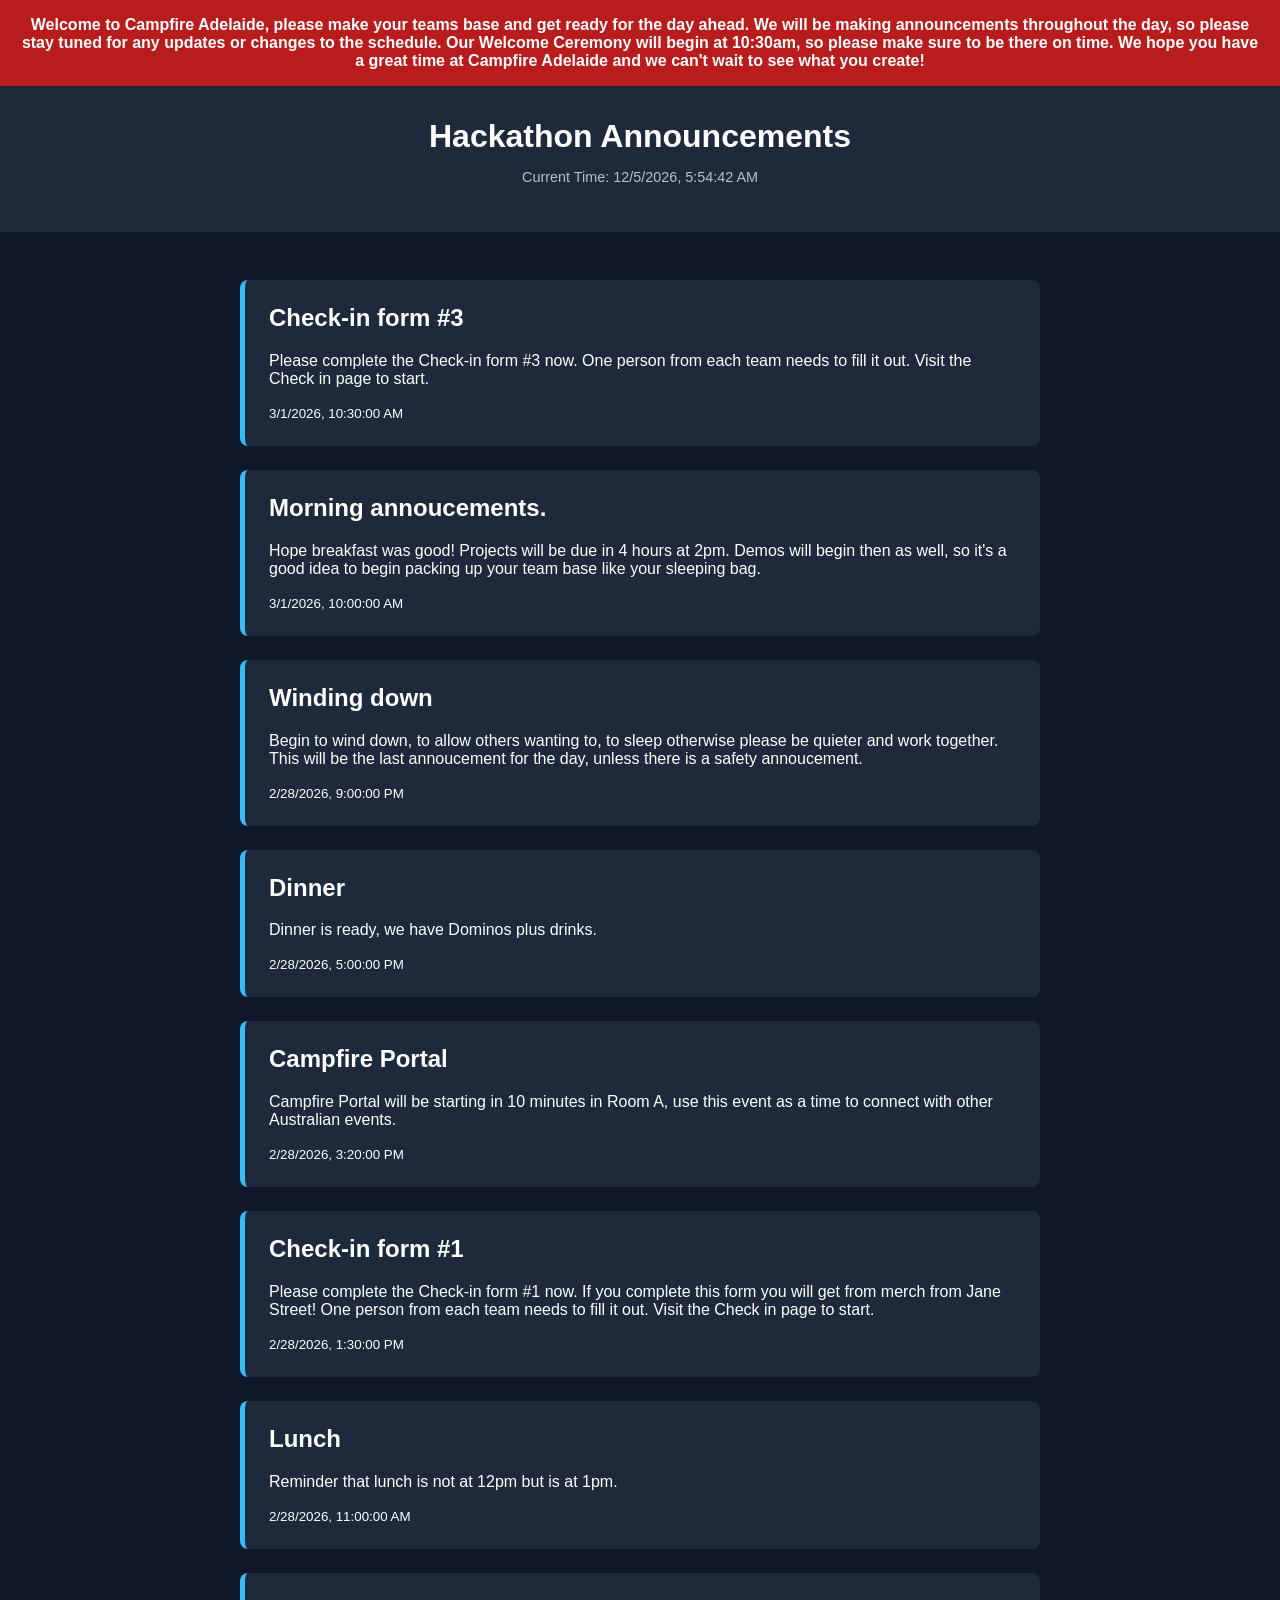
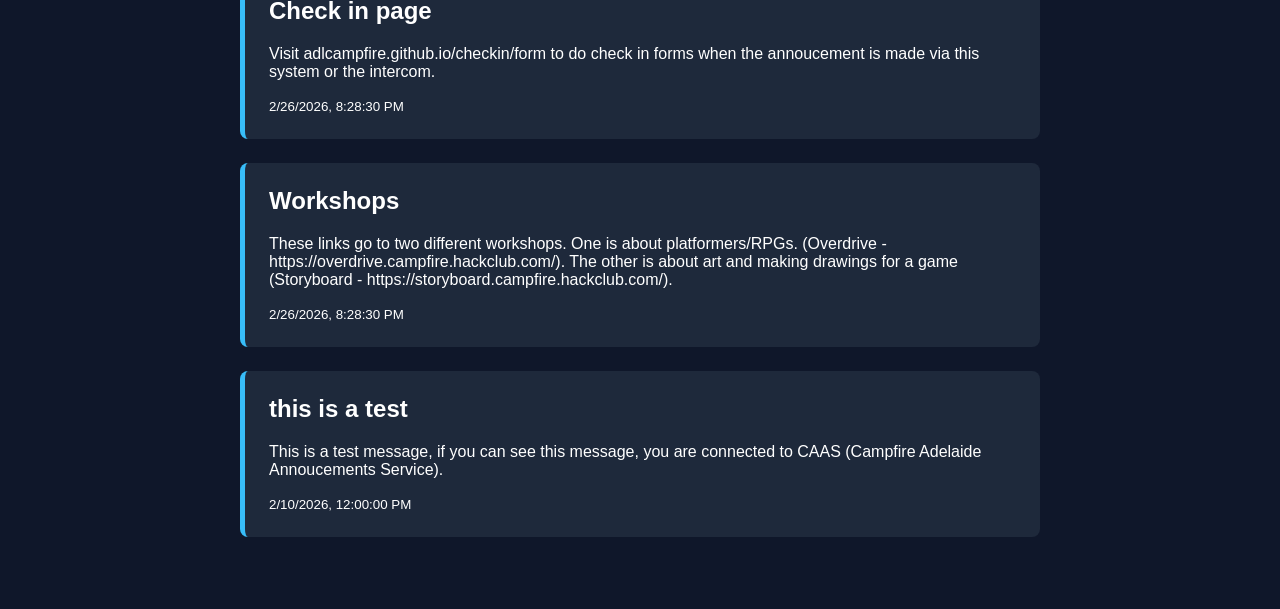
<file: index.html>
<!DOCTYPE html>
<html lang="en">
<head>
    <meta charset="UTF-8">
    <link id="favicon" rel="icon" type="image/png" href="favicon.png">
    <title>Hackathon Announcements</title>
    <link rel="stylesheet" href="style.css">
</head>
<body>
<div id="emergencyBanner" class="emergency hidden"></div>

    <header>
        <h1>Hackathon Announcements</h1>
        <p id="currentTime"></p>
    </header>

    <main id="announcements">
        <p class="loading">Loading announcements...</p>
    </main>

    <script src="script.js"></script>
</body>
</html>
</file>
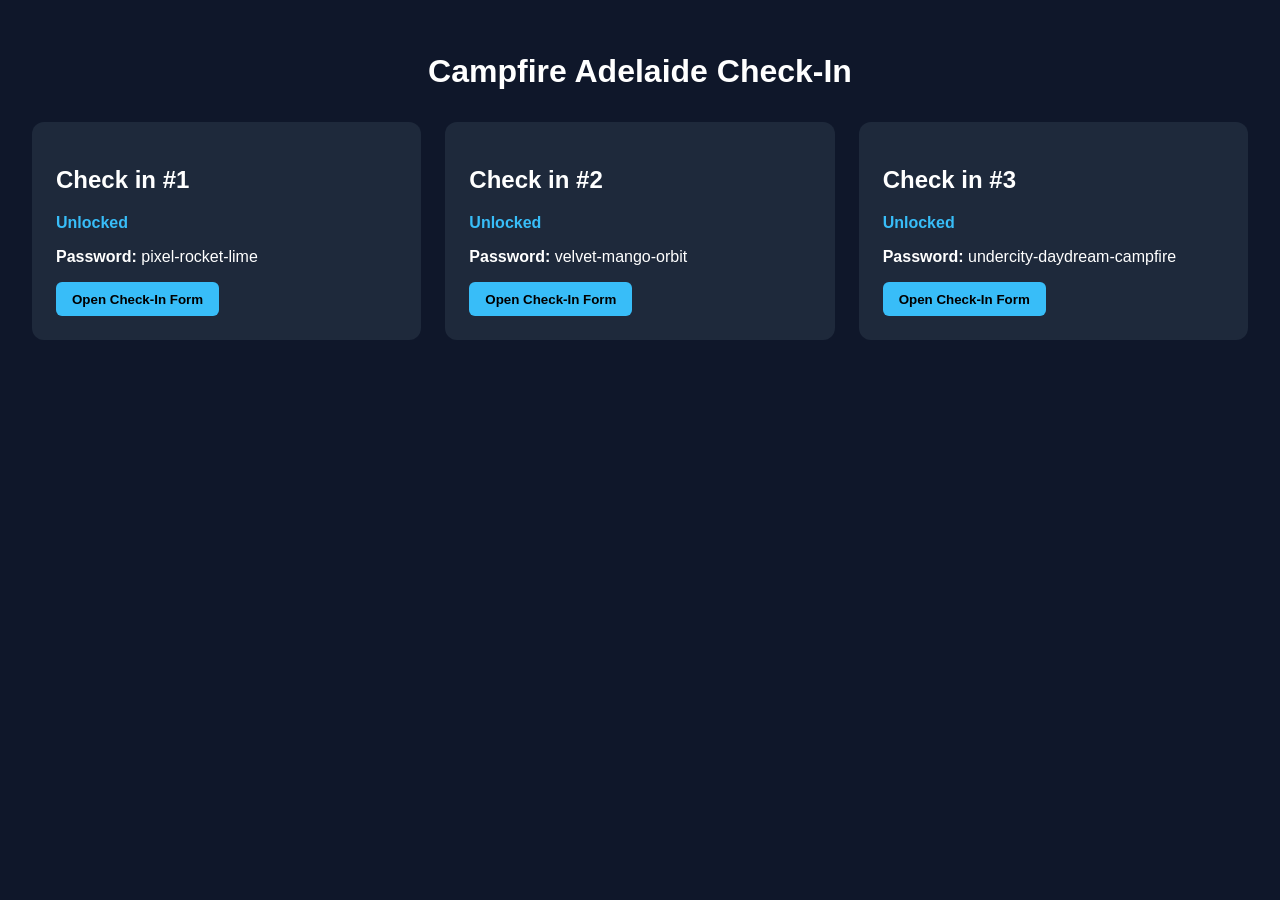
<file: form.html>
<!DOCTYPE html>
<html lang="en">
<head>
<meta charset="UTF-8">
<title>Check-In Links</title>
<style>
body {
    font-family: Arial, sans-serif;
    background: #0f172a;
    color: white;
    margin: 0;
    padding: 2rem;
}

h1 {
    text-align: center;
}

.grid {
    display: grid;
    grid-template-columns: repeat(auto-fit, minmax(280px, 1fr));
    gap: 1.5rem;
    margin-top: 2rem;
}

.tile {
    background: #1e293b;
    padding: 1.5rem;
    border-radius: 12px;
    position: relative;
    overflow: hidden;
}

.tile.locked .content {
    filter: blur(8px);
    pointer-events: none;
    user-select: none;
}

.tile.locked::after {
    content: "🔒 Locked";
    position: absolute;
    top: 10px;
    right: 10px;
    background: #b91c1c;
    padding: 0.3rem 0.6rem;
    border-radius: 6px;
    font-size: 0.8rem;
}

.countdown {
    margin: 0.8rem 0;
    font-weight: bold;
    color: #38bdf8;
}

button {
    background: #38bdf8;
    border: none;
    padding: 0.6rem 1rem;
    border-radius: 6px;
    cursor: pointer;
    font-weight: bold;
}

button:hover {
    opacity: 0.9;
}
</style>
</head>
<body>

<h1>Campfire Adelaide Check-In</h1>

<div class="grid" id="checkinGrid"></div>

<script>
const checkins = [
    {
        title: "Check in #1",
        unlockTime: "2026-02-28T13:30:00+10:30",
        link: "https://cfadelaide.fillout.com/checkin1",
        password: "pixel-rocket-lime"
    },
    {
        title: "Check in #2",
        unlockTime: "2026-02-28T16:30:00+10:30",
        link: "https://cfadelaide.fillout.com/checkin2",
        password: "velvet-mango-orbit"
    },
    {
        title: "Check in #3",
        unlockTime: "2026-03-01T10:30:00+10:30",
        link: "https://cfadelaide.fillout.com/checkin3",
        password: "undercity-daydream-campfire"
    }
];

const grid = document.getElementById("checkinGrid");

function createTiles() {
    grid.innerHTML = "";

    checkins.forEach(item => {
        const tile = document.createElement("div");
        tile.className = "tile locked";

        tile.innerHTML = `
            <h2>${item.title}</h2>
            <div class="countdown" id="countdown-${item.title.replace(/\s/g,'')}"></div>
            <div class="content">
                <p><strong>Password:</strong> ${item.password}</p>
                <a href="${item.link}" target="_blank">
                    <button>Open Check-In Form</button>
                </a>
            </div>
        `;

        grid.appendChild(tile);
    });
}

function updateTiles() {
    const now = new Date();

    document.querySelectorAll(".tile").forEach((tile, index) => {
        const item = checkins[index];
        const unlock = new Date(item.unlockTime);
        const countdownEl = tile.querySelector(".countdown");

        if (now >= unlock) {
            tile.classList.remove("locked");
            countdownEl.textContent = "Unlocked";
        } else {
            const diff = unlock - now;

            const hours = Math.floor(diff / (1000 * 60 * 60));
            const minutes = Math.floor((diff / (1000 * 60)) % 60);
            const seconds = Math.floor((diff / 1000) % 60);

            countdownEl.textContent =
                `Unlocks in ${hours}h ${minutes}m ${seconds}s`;
        }
    });
}

createTiles();
updateTiles();
setInterval(updateTiles, 1000);
</script>

</body>
</html>
</file>
<file: style.css>
body {
    font-family: Arial, sans-serif;
    background: #0f172a;
    color: white;
    margin: 0;
    padding: 0;
}

header {
    text-align: center;
    padding: 2rem;
    background: #1e293b;
}

h1 {
    margin: 0;
}

#currentTime {
    opacity: 0.7;
    font-size: 0.9rem;
}

main {
    max-width: 800px;
    margin: 2rem auto;
    padding: 1rem;
}

.announcement {
    background: #1e293b;
    padding: 1.5rem;
    border-radius: 8px;
    margin-bottom: 1.5rem;
    border-left: 5px solid #38bdf8;
}

.announcement h2 {
    margin-top: 0;
}

.loading {
    text-align: center;
    opacity: 0.7;
}

.emergency {
    background: #b91c1c;
    color: white;
    text-align: center;
    padding: 1rem;
    font-weight: bold;
    position: sticky;
    top: 0;
    z-index: 9999;
}

.hidden {
    display: none;
}
</file>
